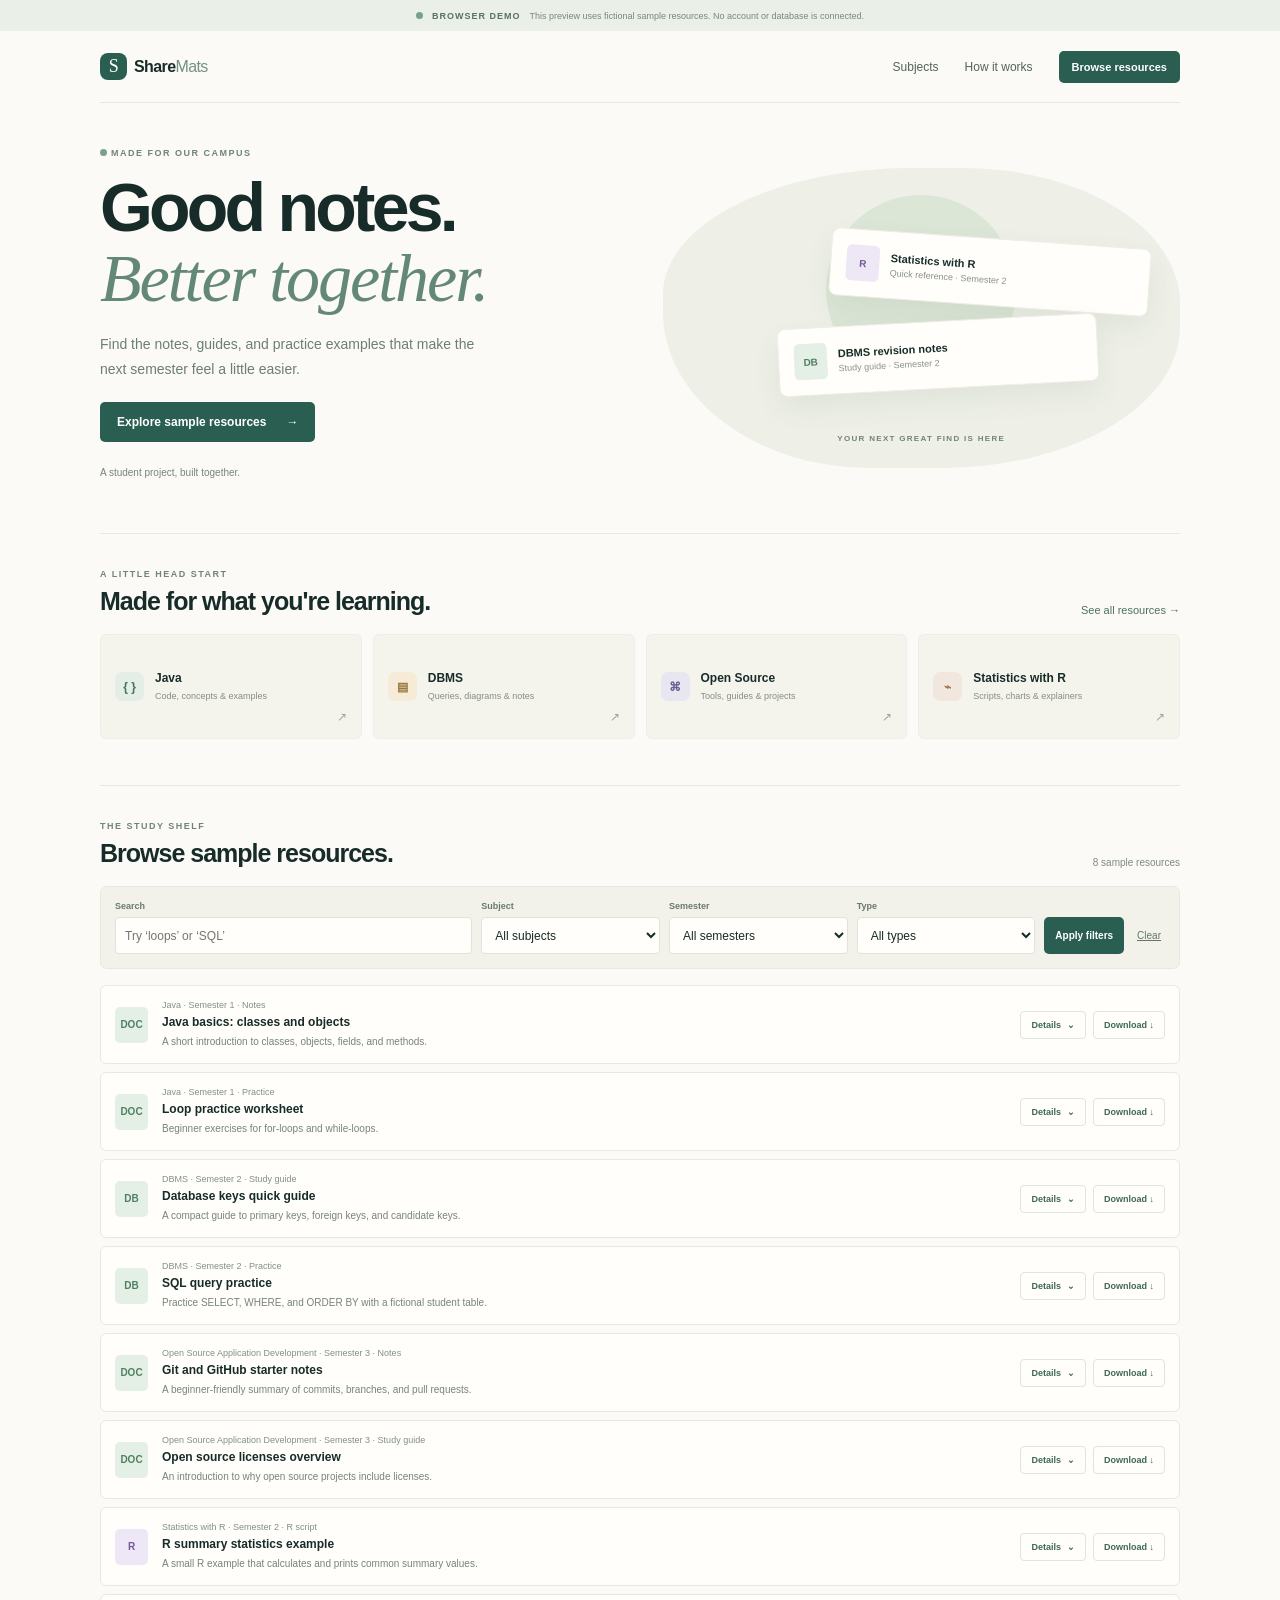
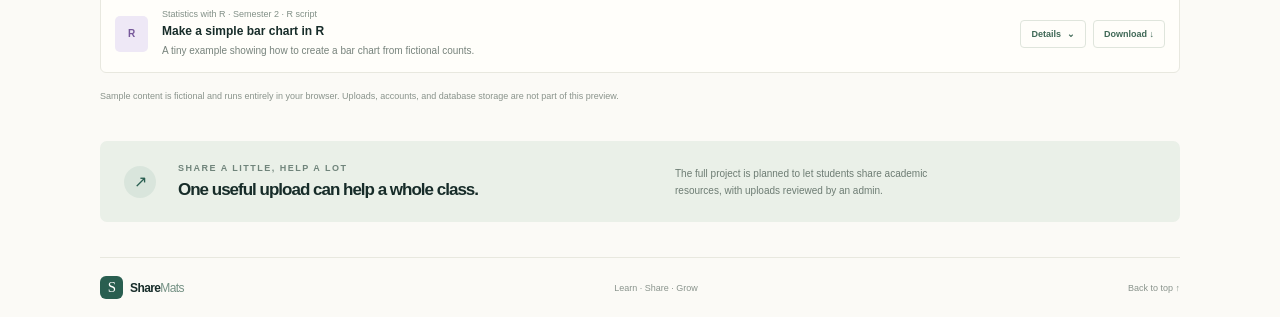
<file: docs/index.html>
<!doctype html>
<html lang="en">
<head>
  <meta charset="utf-8">
  <meta name="viewport" content="width=device-width, initial-scale=1">
  <meta name="application-name" content="ShareMats">
  <meta name="description" content="A browser-ready preview of the ShareMats resource sharing project.">
  <title>ShareMats — Share what helps you learn</title>
  <link rel="stylesheet" href="styles.css">
  <script src="app.js" defer></script>
</head>
<body>
  <div class="demo-bar"><span class="live-dot"></span> BROWSER DEMO <span>This preview uses fictional sample resources. No account or database is connected.</span></div>
  <header class="topbar">
    <a class="brand" href="#top" aria-label="ShareMats home"><span class="brand-mark">S</span>Share<span class="brand-light">Mats</span></a>
    <nav aria-label="Main navigation"><a href="#subjects">Subjects</a><a href="#how">How it works</a><a class="button button-small" href="#resources">Browse resources</a></nav>
  </header>

  <main id="top">
    <section class="hero">
      <div>
        <p class="eyebrow"><span class="live-dot"></span> MADE FOR OUR CAMPUS</p>
        <h1>Good notes.<br><em>Better together.</em></h1>
        <p class="intro">Find the notes, guides, and practice examples that make the next semester feel a little easier.</p>
        <a class="button" href="#resources">Explore sample resources <span aria-hidden="true">→</span></a>
        <p class="student-note">A student project, built together.</p>
      </div>
      <div class="hero-art" aria-label="Preview of study resources">
        <div class="sun"></div>
        <div class="floating-card back"><span class="file-icon purple">R</span><span><b>Statistics with R</b><small>Quick reference · Semester 2</small></span></div>
        <div class="floating-card front"><span class="file-icon green">DB</span><span><b>DBMS revision notes</b><small>Study guide · Semester 2</small></span></div>
        <span class="art-label">YOUR NEXT GREAT FIND IS HERE</span>
      </div>
    </section>

    <section class="section" id="subjects">
      <div class="section-heading"><div><p class="eyebrow">A LITTLE HEAD START</p><h2>Made for what you're learning.</h2></div><a class="text-link" href="#resources">See all resources →</a></div>
      <div class="subject-grid">
        <a class="subject-card" href="#resources" data-subject-link="Java"><span class="subject-icon">{ }</span><span><b>Java</b><small>Code, concepts &amp; examples</small></span><span class="arrow">↗</span></a>
        <a class="subject-card" href="#resources" data-subject-link="DBMS"><span class="subject-icon gold">▤</span><span><b>DBMS</b><small>Queries, diagrams &amp; notes</small></span><span class="arrow">↗</span></a>
        <a class="subject-card" href="#resources" data-subject-link="Open Source Application Development"><span class="subject-icon violet">⌘</span><span><b>Open Source</b><small>Tools, guides &amp; projects</small></span><span class="arrow">↗</span></a>
        <a class="subject-card" href="#resources" data-subject-link="Statistics with R"><span class="subject-icon peach">⌁</span><span><b>Statistics with R</b><small>Scripts, charts &amp; explainers</small></span><span class="arrow">↗</span></a>
      </div>
    </section>

    <section class="section resource-section" id="resources">
      <div class="section-heading"><div><p class="eyebrow">THE STUDY SHELF</p><h2>Browse sample resources.</h2></div><span class="count" id="result-count" aria-live="polite"></span></div>
      <form class="filters" id="filter-form">
        <label class="search-label">Search<input id="search" type="search" placeholder="Try ‘loops’ or ‘SQL’"></label>
        <label>Subject<select id="subject-filter"><option value="">All subjects</option></select></label>
        <label>Semester<select id="semester-filter"><option value="">All semesters</option></select></label>
        <label>Type<select id="type-filter"><option value="">All types</option></select></label>
        <button class="button filter-button" type="submit">Apply filters</button>
        <button class="clear-button" id="clear-filters" type="button">Clear</button>
      </form>
      <div class="resource-list" id="resource-list" aria-live="polite"></div>
      <p class="demo-note">Sample content is fictional and runs entirely in your browser. Uploads, accounts, and database storage are not part of this preview.</p>
    </section>

    <section class="how" id="how"><span class="how-icon">↗</span><div><p class="eyebrow">SHARE A LITTLE, HELP A LOT</p><h2>One useful upload can help a whole class.</h2></div><p>The full project is planned to let students share academic resources, with uploads reviewed by an admin.</p></section>
  </main>
  <footer><a class="brand" href="#top" aria-label="ShareMats home"><span class="brand-mark">S</span>Share<span class="brand-light">Mats</span></a><span>Learn · Share · Grow</span><a href="#top">Back to top ↑</a></footer>
</body>
</html>
</file>
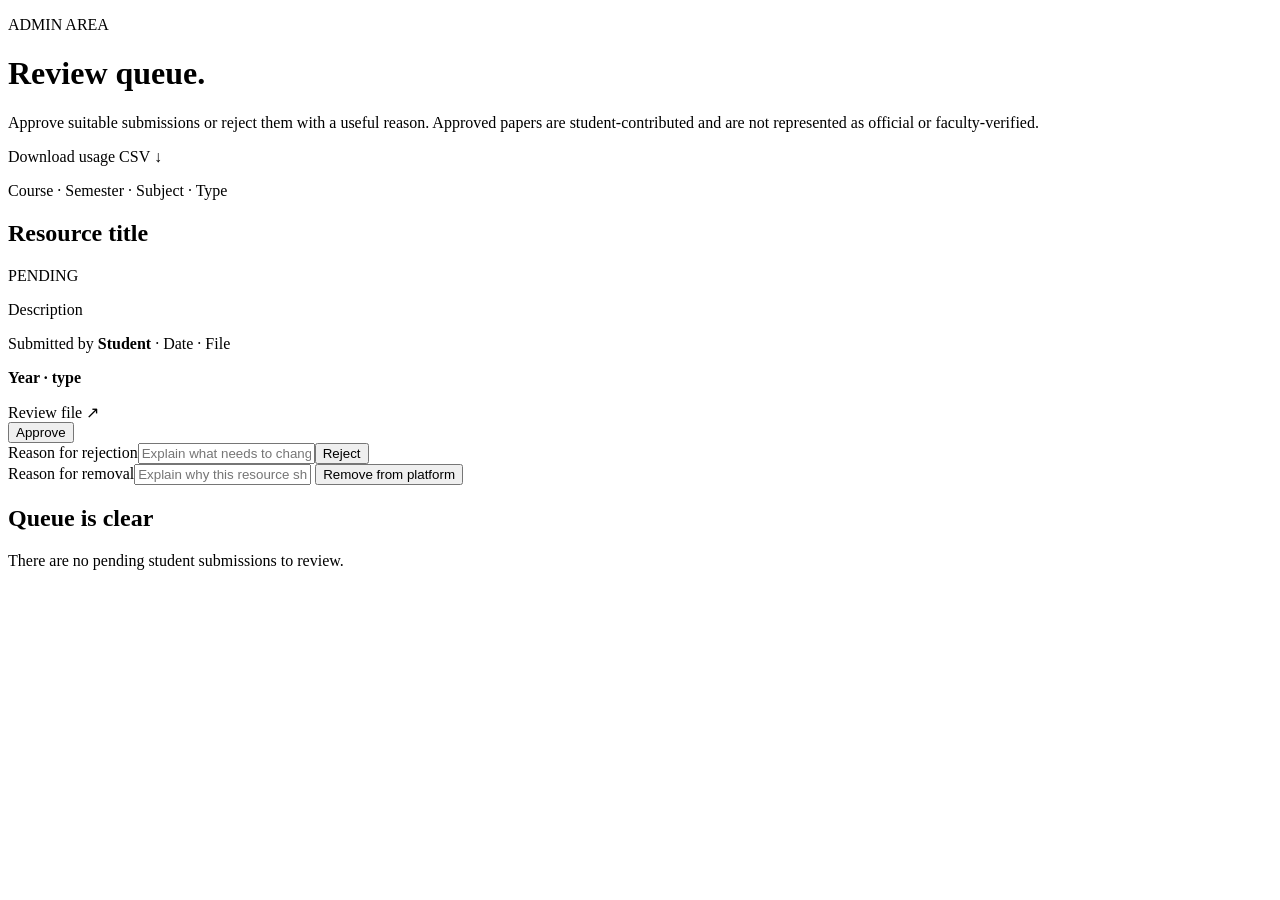
<file: src/main/resources/templates/admin-queue.html>
<!DOCTYPE html>
<html lang="en" xmlns:th="http://www.thymeleaf.org">
<head><meta charset="UTF-8"><meta name="viewport" content="width=device-width, initial-scale=1"><title>Admin review queue | ShareMats</title><link rel="stylesheet" th:href="@{/css/styles.css}"></head>
<body><header th:replace="~{fragments/layout :: siteHeader}"></header><main class="catalogue">
    <p class="eyebrow">ADMIN AREA</p><div class="section-heading"><div><h1 class="page-title">Review queue<span>.</span></h1><p class="page-intro">Approve suitable submissions or reject them with a useful reason. Approved papers are student-contributed and are not represented as official or faculty-verified.</p></div><a class="outline-button" th:href="@{/usage/export.csv}">Download usage CSV ↓</a></div>
    <div class="notice notice-success" th:if="${moderationMessage}" th:text="${moderationMessage}"></div>
    <div class="notice notice-error" role="alert" th:if="${moderationError}" th:text="${moderationError}"></div>
    <section class="resource-list" aria-label="Pending submissions">
        <article class="manage-card" th:each="item : ${pendingResources}">
            <div class="manage-heading"><div><p class="resource-meta"><span th:text="${item.programme.name}">Course</span> · <span th:text="${item.semester.label}">Semester</span> · <span th:text="${item.subject.code + ' · ' + item.subject.name}">Subject</span> · <span th:text="${item.resourceType.label}">Type</span></p><h2 th:text="${item.title}">Resource title</h2></div><span class="status-badge status-pending">PENDING</span></div>
            <p class="resource-description" th:text="${item.description}">Description</p><p class="resource-meta">Submitted by <strong th:text="${item.uploadedBy.fullName}">Student</strong> · <span th:text="${#temporals.format(item.uploadedAt, 'd MMM yyyy HH:mm')}">Date</span> · <span th:text="${item.displayFilename}">File</span></p>
            <p class="resource-meta question-meta" th:if="${item.resourceType.name() == 'QUESTION_PAPER'}"><strong th:text="${item.examYear + ' · ' + item.examType.label}">Year · type</strong><span th:if="${item.examSession != null}" th:text="${' · ' + item.examSession}"></span></p>
            <div class="moderation-actions"><a class="outline-button" th:href="@{/admin/uploads/{id}/file(id=${item.id})}">Review file ↗</a><form th:action="@{/admin/uploads/{id}/approve(id=${item.id})}" method="post"><button class="button" type="submit">Approve</button></form><form class="reject-form" th:action="@{/admin/uploads/{id}/reject(id=${item.id})}" method="post"><label>Reason for rejection<input type="text" name="reason" required minlength="3" maxlength="500" placeholder="Explain what needs to change"></label><button class="outline-button danger" type="submit">Reject</button></form></div>
            <form class="admin-removal-form" th:action="@{/admin/uploads/{id}/remove(id=${item.id})}" method="post"
                  onsubmit="return confirm('Remove this resource from the platform? Its file will be deleted and the review record retained.');">
                <label>Reason for removal<input type="text" name="reason" required minlength="3" maxlength="500" placeholder="Explain why this resource should be removed"></label>
                <button class="outline-button danger" type="submit">Remove from platform</button>
            </form>
        </article>
        <div class="empty-state" th:if="${pendingResources.isEmpty()}"><h2>Queue is clear</h2><p>There are no pending student submissions to review.</p></div>
    </section>
</main><footer th:replace="~{fragments/layout :: siteFooter}"></footer></body>
</html>
</file>
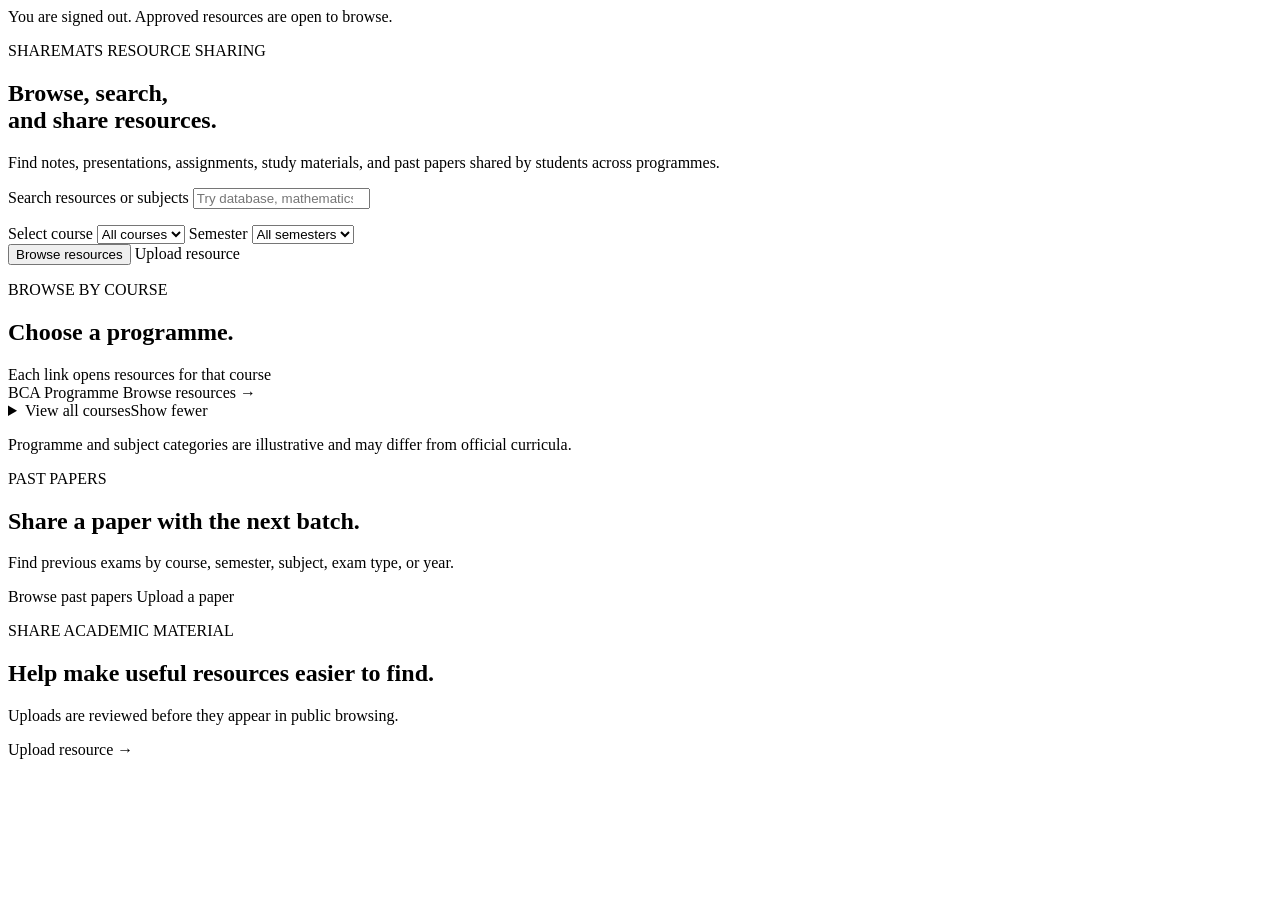
<file: src/main/resources/templates/home.html>
<!DOCTYPE html>
<html lang="en" xmlns:th="http://www.thymeleaf.org">
<head>
    <meta charset="UTF-8"><meta name="viewport" content="width=device-width, initial-scale=1">
    <meta name="application-name" content="ShareMats">
    <meta name="description" content="Browse, search, and share academic resources with ShareMats.">
    <title>ShareMats | Academic resources</title>
    <link rel="stylesheet" th:href="@{/css/styles.css}">
</head>
<body th:attr="data-signed-in=${currentUser != null}">
<header th:replace="~{fragments/layout :: siteHeader}"></header>
<main class="home-main">
    <div class="notice notice-success" th:if="${param.loggedOut}">You are signed out. Approved resources are open to browse.</div>
    <section class="home-hero">
        <div class="home-intro">
            <p class="eyebrow">SHAREMATS RESOURCE SHARING</p>
            <h1>Browse, search,<br><span>and share resources.</span></h1>
            <p class="home-lede">Find notes, presentations, assignments, study materials, and past papers shared by students across programmes.</p>
            <form class="home-course-form" th:action="@{/resources}" method="get" id="home-course-form">
                <div class="subject-search-field home-subject-search">
                    <label for="home-query">Search resources or subjects</label>
                    <input type="search" id="home-query" name="q" placeholder="Try database, mathematics, or Java notes"
                           role="combobox" aria-autocomplete="list" aria-expanded="false" aria-controls="home-subject-suggestions" aria-describedby="home-subject-status"
                           autocomplete="off" data-subject-suggestions data-suggestion-list="home-subject-suggestions"
                           data-programme-source="home-programme" data-semester-source="home-semester"
                           data-subject-target="home-subject-id" data-subject-mode="filter">
                    <input type="hidden" name="subjectId" id="home-subject-id">
                    <div class="subject-suggestions" id="home-subject-suggestions" role="listbox" aria-label="Matching subjects" hidden></div>
                    <p class="suggestion-status" id="home-subject-status" aria-live="polite"></p>
                </div>
                <label for="home-programme">Select course
                    <select name="programmeId" id="home-programme" data-semester-target="home-semester">
                        <option value="">All courses</option>
                        <option th:each="programme : ${programmes}" th:value="${programme.id}" th:text="${programme.name}" th:selected="${programme.id == preferredProgrammeId}">BCA</option>
                    </select>
                </label>
                <label for="home-semester">Semester
                    <select name="semesterId" id="home-semester" data-selected="" data-semesters="true">
                        <option value="">All semesters</option>
                        <option th:each="semester : ${preferredSemesters}" th:value="${semester.id}" th:text="${semester.label}" th:selected="${semester.id == preferredSemesterId}">Semester 1</option>
                    </select>
                </label>
                <div class="home-actions">
                    <button class="button" type="submit">Browse resources</button>
                    <a class="outline-button" th:href="${currentUser != null ? '/uploads/new' : '/login?next=/uploads/new'}">Upload resource</a>
                </div>
            </form>
        </div>
    </section>

    <section class="programme-section" aria-labelledby="programme-title">
        <div class="section-heading">
            <div><p class="eyebrow">BROWSE BY COURSE</p><h2 id="programme-title">Choose a programme.</h2></div>
            <span class="section-aside">Each link opens resources for that course</span>
        </div>
        <div class="programme-grid">
            <a class="programme-card" th:each="programme, iterStat : ${programmes}" th:if="${iterStat.index < 10}" th:href="@{/resources(programmeId=${programme.id})}">
                <span class="programme-code" th:text="${programme.code}">BCA</span>
                <span class="programme-name" th:text="${programme.name}">Programme</span>
                <span class="programme-action">Browse resources <span aria-hidden="true">→</span></span>
            </a>
        </div>
        <details class="programme-more" th:if="${#lists.size(programmes) > 10}">
            <summary class="outline-button programme-toggle"><span class="show-all-courses">View all courses</span><span class="show-fewer-courses">Show fewer</span></summary>
            <div class="programme-grid programme-extra-grid">
                <a class="programme-card" th:each="programme, iterStat : ${programmes}" th:if="${iterStat.index >= 10}" th:href="@{/resources(programmeId=${programme.id})}">
                    <span class="programme-code" th:text="${programme.code}">BCA</span>
                    <span class="programme-name" th:text="${programme.name}">Programme</span>
                    <span class="programme-action">Browse resources <span aria-hidden="true">→</span></span>
                </a>
            </div>
        </details>
        <p class="demo-note">Programme and subject categories are illustrative and may differ from official curricula.</p>
    </section>

    <section class="papers-callout">
        <div><p class="eyebrow">PAST PAPERS</p><h2>Share a paper with the next batch.</h2>
            <p>Find previous exams by course, semester, subject, exam type, or year.</p></div>
        <div class="callout-actions"><a class="button" th:href="@{/question-papers(allCourses=true)}">Browse past papers</a>
            <a class="outline-button" th:href="${currentUser != null ? '/uploads/new?type=QUESTION_PAPER' : '/login?next=/uploads/new?type=QUESTION_PAPER'}">Upload a paper</a></div>
    </section>

    <section class="contribution-banner">
        <div><p class="eyebrow">SHARE ACADEMIC MATERIAL</p><h2>Help make useful resources easier to find.</h2>
            <p>Uploads are reviewed before they appear in public browsing.</p></div>
        <a class="button" th:href="${currentUser != null ? '/uploads/new' : '/login?next=/uploads/new'}">Upload resource <span aria-hidden="true">→</span></a>
    </section>
</main>
<footer th:replace="~{fragments/layout :: siteFooter}"></footer>
</body>
</html>
</file>
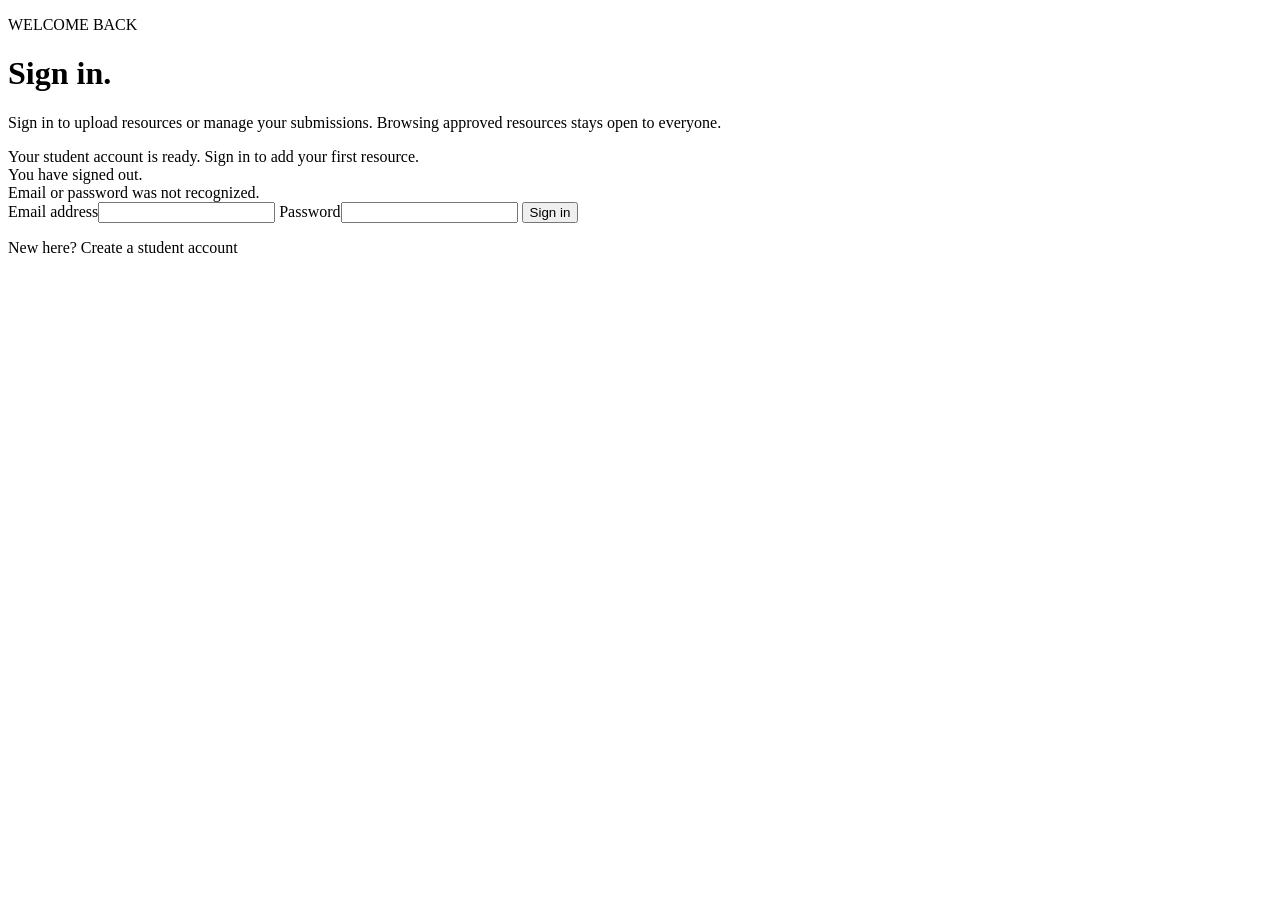
<file: src/main/resources/templates/login.html>
<!DOCTYPE html>
<html lang="en" xmlns:th="http://www.thymeleaf.org">
<head><meta charset="UTF-8"><meta name="viewport" content="width=device-width, initial-scale=1"><title>Sign in | ShareMats</title><link rel="stylesheet" th:href="@{/css/styles.css}"></head>
<body><header th:replace="~{fragments/layout :: siteHeader}"></header><main class="auth-page"><p class="eyebrow">WELCOME BACK</p><h1 class="page-title">Sign in<span>.</span></h1><p class="page-intro">Sign in to upload resources or manage your submissions. Browsing approved resources stays open to everyone.</p>
    <div class="notice notice-success" th:if="${accountCreated}">Your student account is ready. Sign in to add your first resource.</div><div class="notice notice-success" th:if="${loggedOut}">You have signed out.</div><div class="notice notice-error" th:if="${loginError}">Email or password was not recognized.</div>
    <form class="form-card" th:action="@{/login}" method="post"><input type="hidden" name="next" th:value="${next}">
        <label>Email address<input type="email" name="username" autocomplete="username" required maxlength="190"></label>
        <label>Password<input type="password" name="password" autocomplete="current-password" required></label>
        <button class="button" type="submit">Sign in</button>
        <p class="form-help">New here? <a th:href="@{/register}">Create a student account</a></p>
    </form>
</main><footer th:replace="~{fragments/layout :: siteFooter}"></footer></body>
</html>
</file>
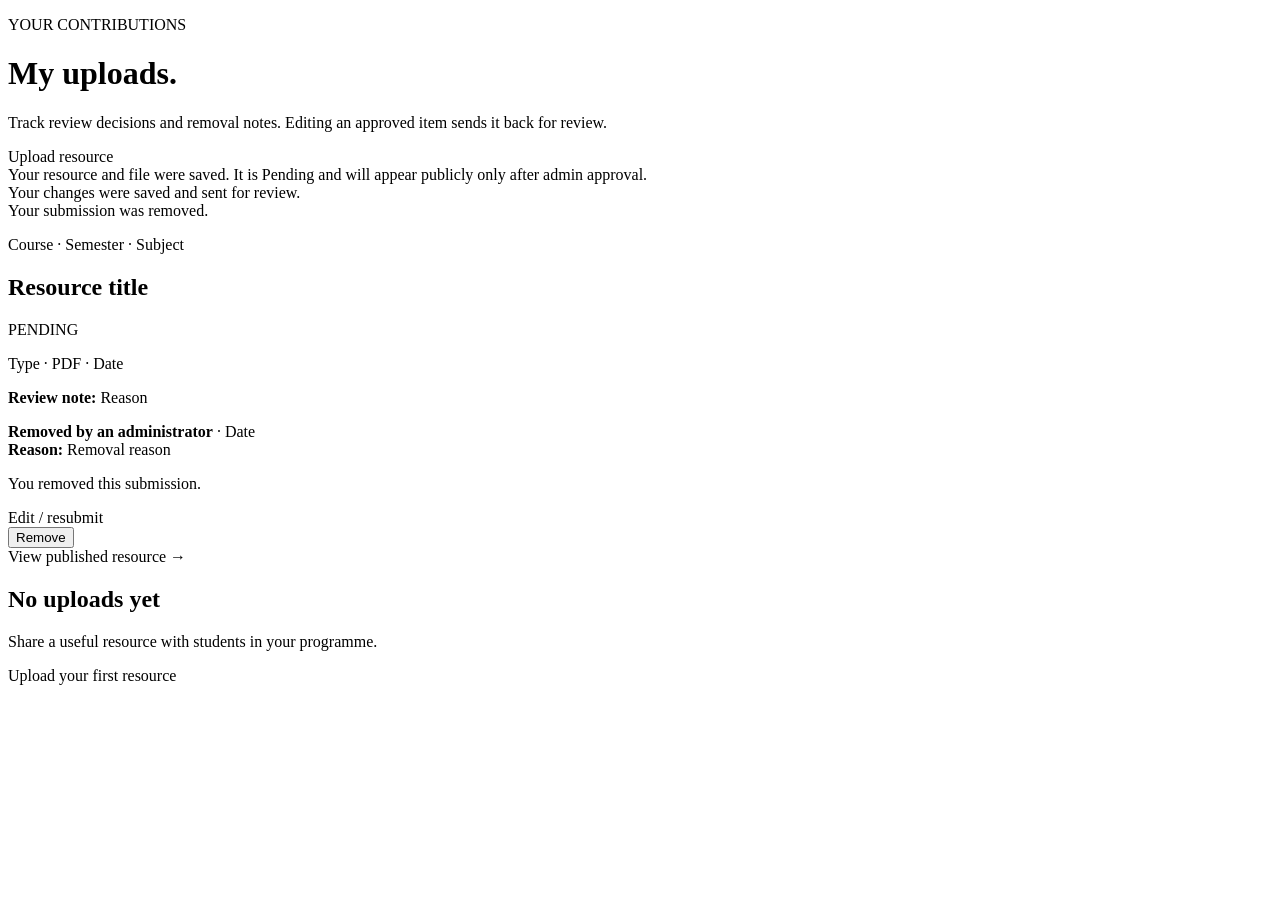
<file: src/main/resources/templates/my-uploads.html>
<!DOCTYPE html>
<html lang="en" xmlns:th="http://www.thymeleaf.org">
<head><meta charset="UTF-8"><meta name="viewport" content="width=device-width, initial-scale=1"><title>My uploads | ShareMats</title><link rel="stylesheet" th:href="@{/css/styles.css}"></head>
<body><header th:replace="~{fragments/layout :: siteHeader}"></header><main class="catalogue">
    <p class="eyebrow">YOUR CONTRIBUTIONS</p><div class="section-heading"><div><h1 class="page-title">My uploads<span>.</span></h1><p class="page-intro">Track review decisions and removal notes. Editing an approved item sends it back for review.</p></div><a class="button" th:href="@{/uploads/new}">Upload resource</a></div>
    <div class="notice notice-success" th:if="${uploadSuccess}">Your resource and file were saved. It is Pending and will appear publicly only after admin approval.</div><div class="notice notice-success" th:if="${updateSuccess}">Your changes were saved and sent for review.</div><div class="notice notice-success" th:if="${removed}">Your submission was removed.</div><div class="notice notice-error" th:if="${manageError}" th:text="${manageError}"></div>
    <section class="resource-list" aria-label="My submitted resources">
        <article class="manage-card" th:each="item : ${myResources}">
            <div class="manage-heading"><div><p class="resource-meta"><span th:text="${item.programme.name}">Course</span> · <span th:text="${item.semester.label}">Semester</span> · <span th:text="${item.subject.code + ' · ' + item.subject.name}">Subject</span></p><h2 th:text="${item.title}">Resource title</h2></div><span class="status-badge" th:classappend="${item.removed ? ' status-removed' : ' status-' + item.status.name().toLowerCase()}" th:text="${item.removed ? 'REMOVED' : item.status.name()}">PENDING</span></div>
            <p class="resource-description"><span th:text="${item.resourceType.label}">Type</span> · <span th:text="${item.fileFormat.name()}">PDF</span> · <time th:datetime="${item.uploadedAt}" th:text="${#temporals.format(item.uploadedAt, 'd MMM yyyy')}">Date</time></p>
            <p class="reject-reason" th:if="${item.status.name() == 'REJECTED'}"><strong>Review note:</strong> <span th:text="${item.rejectionReason}">Reason</span></p>
            <p class="removal-note" th:if="${item.removedBy != null}"><strong>Removed by an administrator</strong><span th:if="${item.removedAt != null}"> · <time th:datetime="${item.removedAt}" th:text="${#temporals.format(item.removedAt, 'd MMM yyyy HH:mm')}">Date</time></span><br><strong>Reason:</strong> <span th:text="${item.removalReason}">Removal reason</span></p>
            <p class="removal-note" th:if="${item.removed and item.removedBy == null}">You removed this submission.</p>
            <div class="manage-actions"><a class="outline-button" th:if="${!item.removed}" th:href="@{/my-uploads/{id}/edit(id=${item.id})}">Edit / resubmit</a><form th:if="${!item.removed and item.status.name() != 'APPROVED'}" th:action="@{/my-uploads/{id}/delete(id=${item.id})}" method="post" onsubmit="return confirm('Remove this submission?')"><button class="text-button danger" type="submit">Remove</button></form><a class="text-link" th:if="${!item.removed and item.status.name() == 'APPROVED'}" th:href="@{/resources/{id}(id=${item.id})}">View published resource →</a></div>
        </article>
        <div class="empty-state" th:if="${myResources.isEmpty()}"><h2>No uploads yet</h2><p>Share a useful resource with students in your programme.</p><a class="button" th:href="@{/uploads/new}">Upload your first resource</a></div>
    </section>
</main><footer th:replace="~{fragments/layout :: siteFooter}"></footer></body>
</html>
</file>
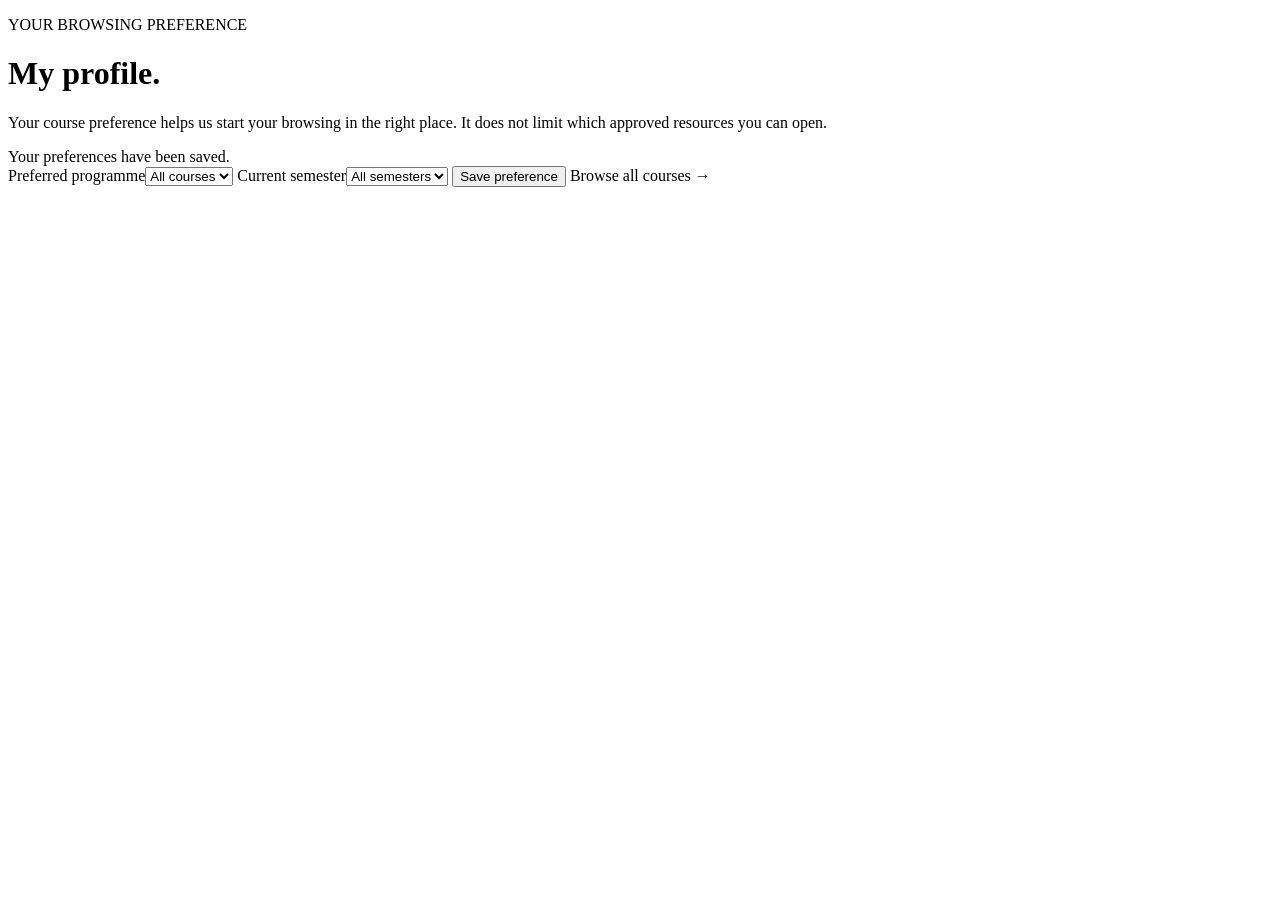
<file: src/main/resources/templates/profile.html>
<!DOCTYPE html>
<html lang="en" xmlns:th="http://www.thymeleaf.org">
<head><meta charset="UTF-8"><meta name="viewport" content="width=device-width, initial-scale=1"><title>My profile | ShareMats</title><link rel="stylesheet" th:href="@{/css/styles.css}"></head>
<body th:attr="data-signed-in=${currentUser != null}"><header th:replace="~{fragments/layout :: siteHeader}"></header><main class="auth-page"><p class="eyebrow">YOUR BROWSING PREFERENCE</p><h1 class="page-title">My profile<span>.</span></h1><p class="page-intro">Your course preference helps us start your browsing in the right place. It does not limit which approved resources you can open.</p>
    <div class="notice notice-success" th:if="${saved}">Your preferences have been saved.</div><div class="notice notice-error" th:if="${error}" th:text="${error}"></div>
    <form class="form-card" th:action="@{/profile}" method="post">
        <label>Preferred programme<select name="programmeId" id="profile-programme" data-selected="" data-semester-target="profile-semester"><option value="">All courses</option><option th:each="option : ${programmes}" th:value="${option.id}" th:text="${option.name}" th:selected="${option.id == preferredProgrammeId}"></option></select></label>
        <label>Current semester<select name="semesterId" id="profile-semester" data-selected="" data-semesters="true"><option value="">All semesters</option><option th:each="option : ${semesters}" th:value="${option.id}" th:text="${option.label}" th:selected="${option.id == preferredSemesterId}"></option></select></label>
        <button class="button" type="submit">Save preference</button>
        <a class="text-link" th:href="@{/resources(allCourses=true)}">Browse all courses →</a>
    </form>
</main><footer th:replace="~{fragments/layout :: siteFooter}"></footer></body>
</html>
</file>
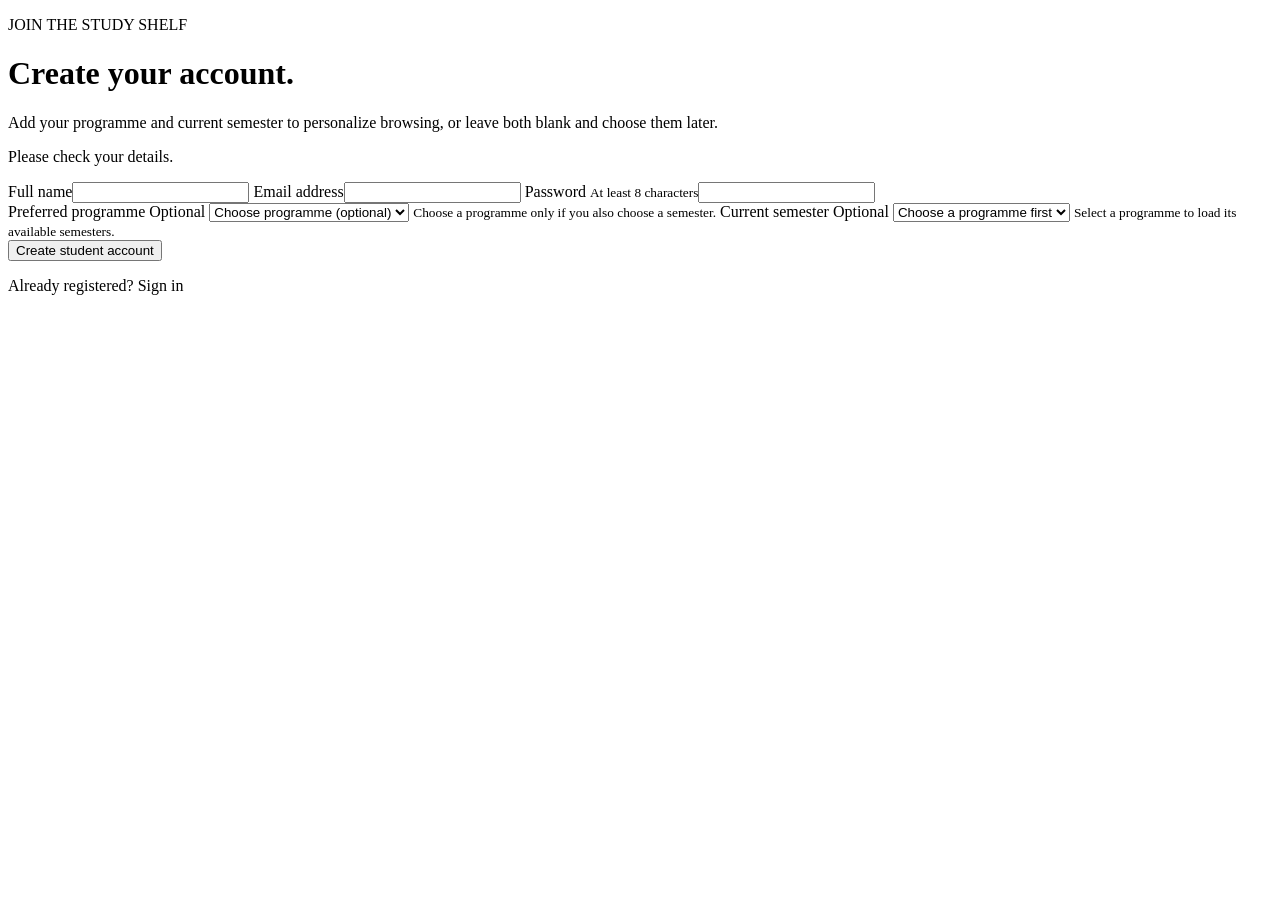
<file: src/main/resources/templates/register.html>
<!DOCTYPE html>
<html lang="en" xmlns:th="http://www.thymeleaf.org">
<head><meta charset="UTF-8"><meta name="viewport" content="width=device-width, initial-scale=1"><title>Create account | ShareMats</title><link rel="stylesheet" th:href="@{/css/styles.css}"></head>
<body><header th:replace="~{fragments/layout :: siteHeader}"></header><main class="auth-page"><p class="eyebrow">JOIN THE STUDY SHELF</p><h1 class="page-title">Create your account<span>.</span></h1><p class="page-intro">Add your programme and current semester to personalize browsing, or leave both blank and choose them later.</p>
    <form class="form-card" th:action="@{/register}" th:object="${registrationForm}" method="post">
        <div class="notice notice-error" th:if="${#fields.hasGlobalErrors()}"><p th:each="error : ${#fields.globalErrors()}" th:text="${error}">Please check your details.</p></div>
        <label>Full name<input type="text" th:field="*{fullName}" autocomplete="name" maxlength="120" required><span class="field-error" th:errors="*{fullName}"></span></label>
        <label>Email address<input type="email" th:field="*{email}" autocomplete="email" maxlength="190" required><span class="field-error" th:errors="*{email}"></span></label>
        <label>Password <small>At least 8 characters</small><input type="password" th:field="*{password}" autocomplete="new-password" minlength="8" maxlength="72" required><span class="field-error" th:errors="*{password}"></span></label>
        <div class="form-row academic-details">
            <label for="registration-programme">Preferred programme <span class="optional-label">Optional</span>
                <select th:field="*{programmeId}" id="registration-programme" aria-describedby="registration-programme-help registration-programme-error" th:attr="aria-invalid=${#fields.hasErrors('programmeId')}">
                    <option value="">Choose programme (optional)</option>
                    <option th:each="option : ${programmes}" th:value="${option.id}" th:text="${option.name}"></option>
                </select>
                <small id="registration-programme-help" class="form-help">Choose a programme only if you also choose a semester.</small>
                <span class="field-error" id="registration-programme-error" role="alert" th:errors="*{programmeId}"></span>
            </label>
            <label for="registration-semester">Current semester <span class="optional-label">Optional</span>
                <select th:field="*{semesterId}" id="registration-semester" aria-describedby="registration-semester-help registration-semester-error" th:attr="aria-invalid=${#fields.hasErrors('semesterId')}" th:disabled="${registrationForm.programmeId == null and registrationForm.semesterId == null}">
                    <option value="" th:text="${registrationForm.programmeId == null ? 'Choose a programme first' : 'Choose semester (optional)'}">Choose a programme first</option>
                    <option th:each="option : ${semesters}" th:value="${option.id}" th:text="${option.label}"></option>
                </select>
                <small id="registration-semester-help" class="form-help" aria-live="polite">Select a programme to load its available semesters.</small>
                <span class="field-error" id="registration-semester-error" role="alert" th:errors="*{semesterId}"></span>
            </label>
        </div>
        <button class="button" type="submit">Create student account</button>
        <p class="form-help">Already registered? <a th:href="@{/login}">Sign in</a></p>
    </form>
</main><footer th:replace="~{fragments/layout :: siteFooter}"></footer></body>
</html>
</file>
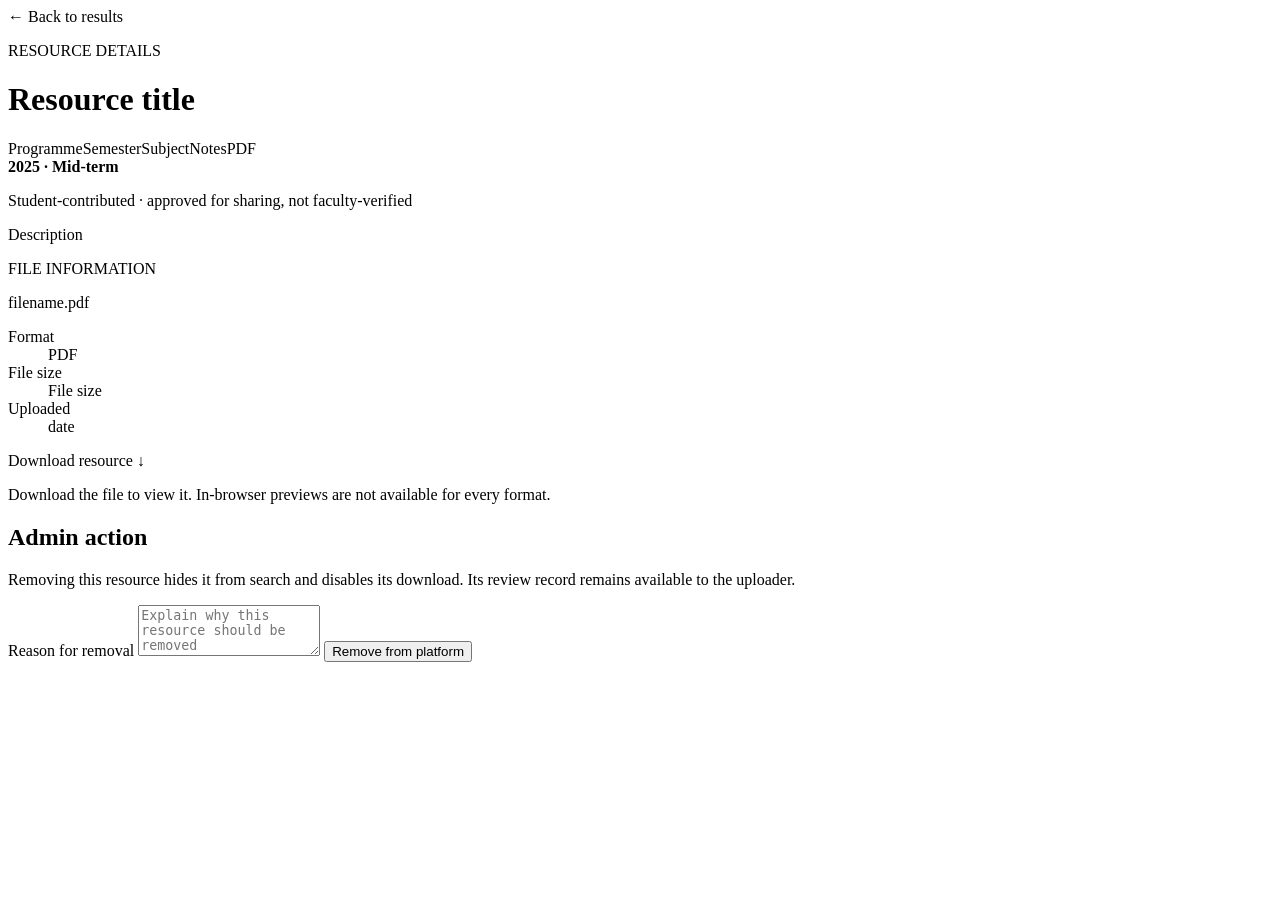
<file: src/main/resources/templates/resource-detail.html>
<!DOCTYPE html>
<html lang="en" xmlns:th="http://www.thymeleaf.org">
<head><meta charset="UTF-8"><meta name="viewport" content="width=device-width, initial-scale=1"><title th:text="${(#strings.startsWith(resource.title, 'Demo: ') ? #strings.substring(resource.title, 6) : resource.title) + ' | ShareMats'}">Resource | ShareMats</title><link rel="stylesheet" th:href="@{/css/styles.css}"></head>
<body>
<header th:replace="~{fragments/layout :: siteHeader}"></header>
<main class="detail-page">
    <a class="back-link" th:href="${backUrl}">← Back to results</a>
    <p class="eyebrow">RESOURCE DETAILS</p>
    <h1 class="page-title detail-title" th:text="${#strings.startsWith(resource.title, 'Demo: ') ? #strings.substring(resource.title, 6) : resource.title}">Resource title</h1>
    <div class="detail-tags"><span th:text="${resource.programme.name}">Programme</span><span th:text="${resource.semester.label}">Semester</span><span th:text="${resource.subject.code + ' · ' + resource.subject.name}">Subject</span><span class="type-badge" th:attr="data-type=${resource.resourceType.name()}" th:text="${resource.resourceType.label}">Notes</span><span th:text="${resource.fileFormat.extension.toUpperCase()}">PDF</span></div>
    <div class="exam-detail" th:if="${resource.resourceType.name() == 'QUESTION_PAPER'}"><strong th:text="${resource.examYear + ' · ' + resource.examType.label}">2025 · Mid-term</strong><span th:if="${resource.examSession != null}" th:text="${' · ' + resource.examSession}"></span><p class="contributed-label">Student-contributed · approved for sharing, not faculty-verified</p></div>
    <p class="detail-description" th:if="${resource.description != null and not #strings.startsWith(resource.title, 'Demo: ')}" th:text="${resource.description}">Description</p>
    <section class="file-information" aria-labelledby="file-information-title"><p class="eyebrow" id="file-information-title">FILE INFORMATION</p><p class="file-name" th:text="${resource.displayFilename}">filename.pdf</p>
        <dl><div><dt>Format</dt><dd th:text="${resource.fileFormat.extension.toUpperCase()}">PDF</dd></div><div><dt>File size</dt><dd th:text="${#numbers.formatDecimal(resource.fileSizeBytes / 1024.0, 1, 1) + ' KB'}">File size</dd></div><div><dt>Uploaded</dt><dd><time th:datetime="${resource.uploadedAt}" th:text="${#temporals.format(resource.uploadedAt, 'd MMM yyyy')}">date</time></dd></div></dl>
    </section>
    <a class="button download-button" th:href="@{/resources/{id}/download(id=${resource.id})}">Download resource <span aria-hidden="true">↓</span></a>
    <p class="download-help">Download the file to view it. In-browser previews are not available for every format.</p>
    <section class="admin-removal-panel" th:if="${isAdmin}" aria-labelledby="admin-removal-heading">
        <h2 id="admin-removal-heading">Admin action</h2>
        <p>Removing this resource hides it from search and disables its download. Its review record remains available to the uploader.</p>
        <form class="admin-removal-form" th:action="@{/admin/uploads/{id}/remove(id=${resource.id})}" method="post"
              onsubmit="return confirm('Remove this resource from public access? The uploaded file will be deleted.');">
            <label for="removal-reason">Reason for removal</label>
            <textarea id="removal-reason" name="reason" required minlength="3" maxlength="500" rows="3"
                      placeholder="Explain why this resource should be removed"></textarea>
            <button class="outline-button danger" type="submit">Remove from platform</button>
        </form>
    </section>
</main>
<footer th:replace="~{fragments/layout :: siteFooter}"></footer>
</body>
</html>
</file>
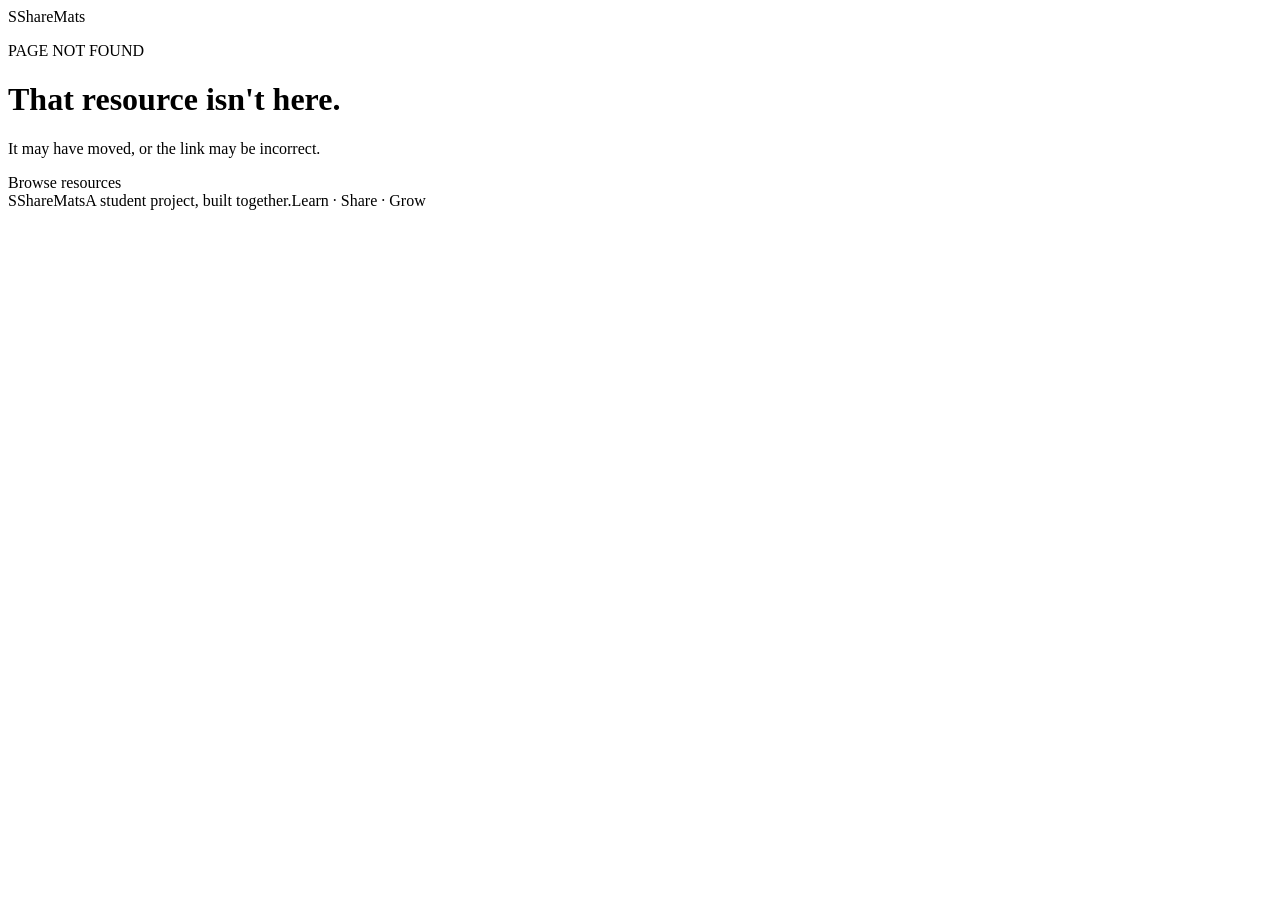
<file: src/main/resources/templates/resource-not-found.html>
<!DOCTYPE html>
<html lang="en" xmlns:th="http://www.thymeleaf.org">
<head><meta charset="UTF-8"><meta name="viewport" content="width=device-width, initial-scale=1"><title>Resource not found | ShareMats</title><link rel="stylesheet" th:href="@{/css/styles.css}"></head>
<body><header class="topbar"><a class="brand" th:href="@{/}" aria-label="ShareMats home"><span class="brand-mark">S</span><span>Share<span class="brand-light">Mats</span></span></a></header><main class="empty-page"><p class="eyebrow">PAGE NOT FOUND</p><h1 class="page-title">That resource isn't here.</h1><p class="page-intro">It may have moved, or the link may be incorrect.</p><a class="button" th:href="@{/resources}">Browse resources</a></main><footer><a class="brand" th:href="@{/}" aria-label="ShareMats home"><span class="brand-mark">S</span><span>Share<span class="brand-light">Mats</span></span></a><span>A student project, built together.</span><span>Learn · Share · Grow</span></footer></body>
</html>
</file>
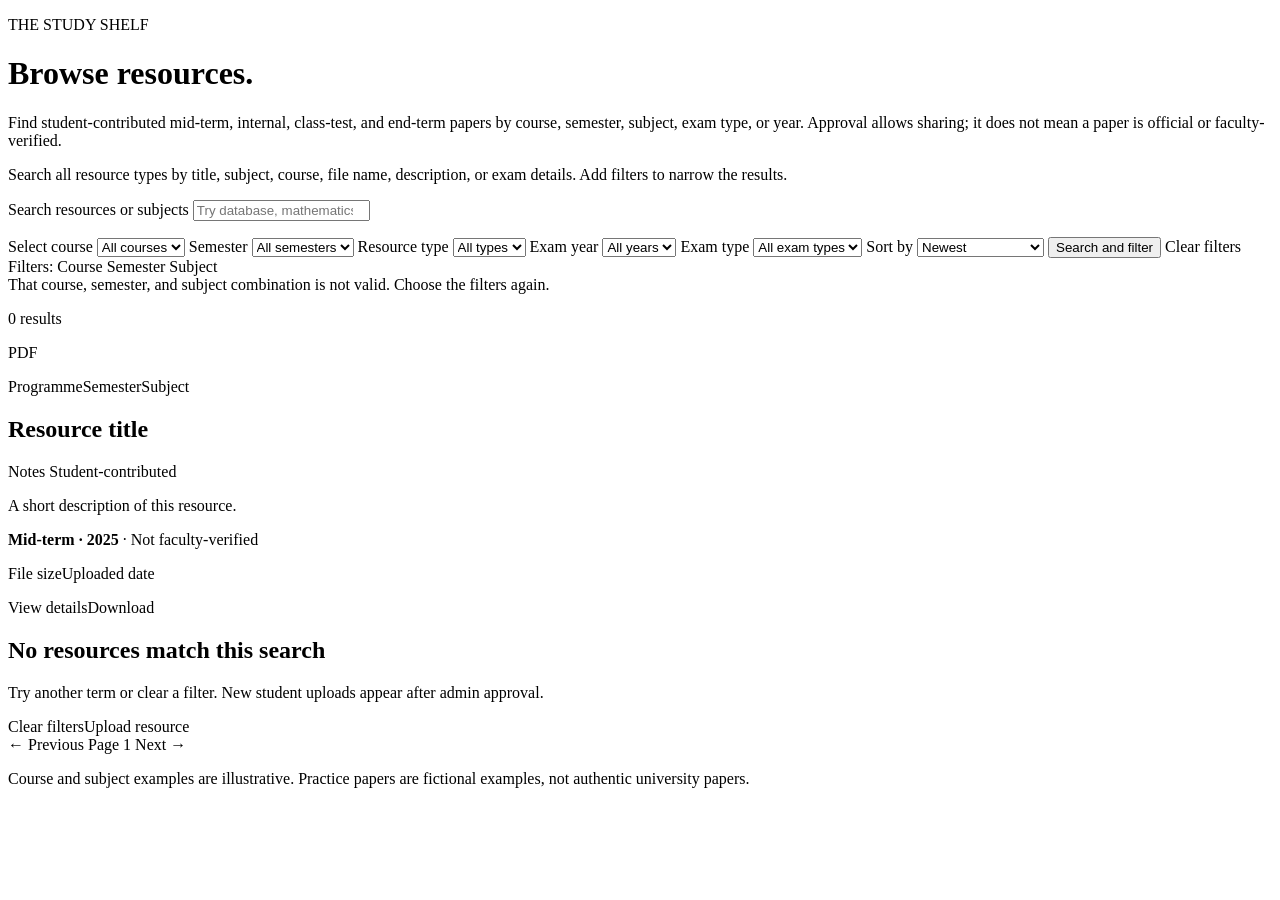
<file: src/main/resources/templates/resources.html>
<!DOCTYPE html>
<html lang="en" xmlns:th="http://www.thymeleaf.org">
<head>
    <meta charset="UTF-8"><meta name="viewport" content="width=device-width, initial-scale=1">
    <title th:text="${papersOnly ? 'Past papers | ShareMats' : 'Browse resources | ShareMats'}">Browse resources | ShareMats</title>
    <link rel="stylesheet" th:href="@{/css/styles.css}">
</head>
<body th:attr="data-signed-in=${currentUser != null}">
<header th:replace="~{fragments/layout :: siteHeader}"></header>
<main class="catalogue">
    <p class="eyebrow" th:text="${papersOnly ? 'STUDENT-CONTRIBUTED ARCHIVE' : 'THE STUDY SHELF'}">THE STUDY SHELF</p>
    <h1 class="page-title" th:text="${papersOnly ? 'Past papers.' : 'Browse resources.'}">Browse resources.</h1>
    <p class="page-intro" th:if="${papersOnly}">Find student-contributed mid-term, internal, class-test, and end-term papers by course, semester, subject, exam type, or year. Approval allows sharing; it does not mean a paper is official or faculty-verified.</p>
    <p class="page-intro" th:unless="${papersOnly}">Search all resource types by title, subject, course, file name, description, or exam details. Add filters to narrow the results.</p>

    <form class="filters" th:action="${browsePath}" method="get" id="resource-filter-form">
        <div class="search-label subject-search-field">
            <label for="resource-query">Search resources or subjects</label>
            <input type="search" id="resource-query" name="q" placeholder="Try database, mathematics, biology PPT, or a year"
                   th:value="${q != '' ? q : selectedSubjectName}" role="combobox" aria-autocomplete="list"
                   aria-expanded="false" aria-controls="resource-subject-suggestions" aria-describedby="resource-subject-status" autocomplete="off"
                   data-subject-suggestions data-suggestion-list="resource-subject-suggestions"
                   data-programme-source="filter-programme" data-semester-source="filter-semester"
                   data-subject-target="resource-subject-id" data-subject-mode="filter">
            <input type="hidden" name="subjectId" id="resource-subject-id" th:value="${subjectId != null ? subjectId : ''}">
            <div class="subject-suggestions" id="resource-subject-suggestions" role="listbox" aria-label="Matching subjects" hidden></div>
            <p class="suggestion-status" id="resource-subject-status" aria-live="polite"></p>
        </div>
        <label>Select course
            <select name="programmeId" id="filter-programme" data-semester-target="filter-semester">
                <option value="">All courses</option>
                <option th:each="option : ${programmes}" th:value="${option.id}" th:text="${option.name}" th:selected="${option.id == programmeId}"></option>
            </select>
        </label>
        <label>Semester
            <select name="semesterId" id="filter-semester" data-selected="" data-semesters="true">
                <option value="">All semesters</option>
                <option th:each="option : ${semesters}" th:value="${option.id}" th:text="${option.label}" th:selected="${option.id == semesterId}"></option>
            </select>
        </label>
        <label th:if="${!papersOnly}">Resource type
            <select name="type"><option value="">All types</option><option th:each="option : ${resourceTypes}" th:value="${option}" th:text="${option.label}" th:selected="${option == type}"></option></select>
        </label>
        <label th:if="${papersOnly}">Exam year
            <select name="examYear"><option value="">All years</option><option th:each="year : ${paperYears}" th:value="${year}" th:text="${year}" th:selected="${year == examYear}"></option></select>
        </label>
        <label th:if="${papersOnly}">Exam type
            <select name="examType"><option value="">All exam types</option><option th:each="option : ${examTypes}" th:value="${option}" th:text="${option.label}" th:selected="${option == examType}"></option></select>
        </label>
        <label>Sort by
            <select name="sort"><option value="newest" th:selected="${sort == 'newest'}">Newest</option><option value="most-downloaded" th:selected="${sort == 'most-downloaded'}">Most downloaded</option></select>
        </label>
        <input th:if="${papersOnly}" type="hidden" name="type" value="QUESTION_PAPER">
        <input th:if="${allCourses}" type="hidden" name="allCourses" value="true">
        <button class="button filter-button" type="submit">Search and filter</button>
        <a class="clear-filter" th:href="${browsePath + '?allCourses=true'}">Clear filters</a>
    </form>

    <div class="active-filters" th:if="${q != '' or programmeId != null or semesterId != null or subjectId != null or (type != null and !papersOnly) or examYear != null or examType != null}">
        <span>Filters:</span><span class="filter-chip" th:if="${q != ''}" th:text="${'Search: ' + q}"></span>
        <span class="filter-chip" th:if="${programmeId != null}" th:text="${selectedProgrammeName}">Course</span>
        <span class="filter-chip" th:if="${semesterId != null}" th:text="${selectedSemesterLabel}">Semester</span>
        <span class="filter-chip" th:if="${subjectId != null}" th:text="${selectedSubjectName}">Subject</span>
        <span class="filter-chip" th:if="${type != null and !papersOnly}" th:text="${type.label}"></span>
        <span class="filter-chip" th:if="${examYear != null}" th:text="${examYear}"></span>
        <span class="filter-chip" th:if="${examType != null}" th:text="${examType.label}"></span>
    </div>
    <div class="notice notice-error" th:if="${!validSelection}">That course, semester, and subject combination is not valid. Choose the filters again.</div>

    <p class="result-count" th:text="${resourcePage.totalElements + (resourcePage.totalElements == 1 ? ' result' : ' results')}">0 results</p>
    <section class="resource-list" aria-label="Resources">
        <article class="resource-row" th:each="item : ${resources}">
            <span class="file-icon format-icon" th:text="${item.fileFormat.extension.toUpperCase()}">PDF</span>
            <div class="resource-info">
                <p class="resource-meta resource-classification"><span th:text="${item.programme.name}">Programme</span><span th:text="${item.semester.label}">Semester</span><span th:text="${item.subject.code + ' · ' + item.subject.name}">Subject</span></p>
                <h2><a th:href="@{/resources/{id}(id=${item.id},returnTo=${returnTo})}" th:text="${#strings.startsWith(item.title, 'Demo: ') ? #strings.substring(item.title, 6) : item.title}">Resource title</a></h2>
                <div class="resource-labels"><span class="type-badge" th:attr="data-type=${item.resourceType.name()}" th:text="${item.resourceType.label}">Notes</span>
                    <span class="contributed-label" th:if="${item.resourceType.name() == 'QUESTION_PAPER'}">Student-contributed</span></div>
                <p class="resource-description" th:if="${item.description != null and not #strings.startsWith(item.title, 'Demo: ')}" th:text="${item.description}">A short description of this resource.</p>
                <p class="question-summary" th:if="${item.resourceType.name() == 'QUESTION_PAPER'}"><strong th:text="${item.examType.label + ' · ' + item.examYear}">Mid-term · 2025</strong><span th:if="${item.examSession != null}" th:text="${' · ' + item.examSession}"></span><span> · Not faculty-verified</span></p>
                <p class="resource-meta resource-file-meta"><span th:text="${#numbers.formatDecimal(item.fileSizeBytes / 1024.0, 1, 1) + ' KB'}">File size</span><span>Uploaded <time th:datetime="${item.uploadedAt}" th:text="${#temporals.format(item.uploadedAt, 'd MMM yyyy')}">date</time></span></p>
            </div>
            <div class="resource-actions"><a class="outline-button" th:href="@{/resources/{id}(id=${item.id},returnTo=${returnTo})}">View details</a><a class="button button-small" th:href="@{/resources/{id}/download(id=${item.id})}">Download</a></div>
        </article>
        <div class="empty-state" th:if="${resources.isEmpty()}"><h2>No resources match this search</h2><p>Try another term or clear a filter. New student uploads appear after admin approval.</p><div class="empty-actions"><a class="outline-button" th:href="${browsePath + '?allCourses=true'}">Clear filters</a><a class="button" th:href="${currentUser != null ? '/uploads/new' : '/login?next=/uploads/new'}">Upload resource</a></div></div>
    </section>
    <nav class="pagination" th:if="${resourcePage.totalPages > 1}" aria-label="Results pages">
        <a th:if="${resourcePage.hasPrevious()}" th:href="@{${browsePath}(q=${q},programmeId=${programmeId},semesterId=${semesterId},subjectId=${subjectId},type=${type},examYear=${examYear},examType=${examType},sort=${sort},allCourses=${allCourses},page=${resourcePage.number - 1})}">← Previous</a>
        <span th:text="${'Page ' + (resourcePage.number + 1) + ' of ' + resourcePage.totalPages}">Page 1</span>
        <a th:if="${resourcePage.hasNext()}" th:href="@{${browsePath}(q=${q},programmeId=${programmeId},semesterId=${semesterId},subjectId=${subjectId},type=${type},examYear=${examYear},examType=${examType},sort=${sort},allCourses=${allCourses},page=${resourcePage.number + 1})}">Next →</a>
    </nav>
    <p class="demo-note">Course and subject examples are illustrative. Practice papers are fictional examples, not authentic university papers.</p>
</main>
<footer th:replace="~{fragments/layout :: siteFooter}"></footer>
</body>
</html>
</file>
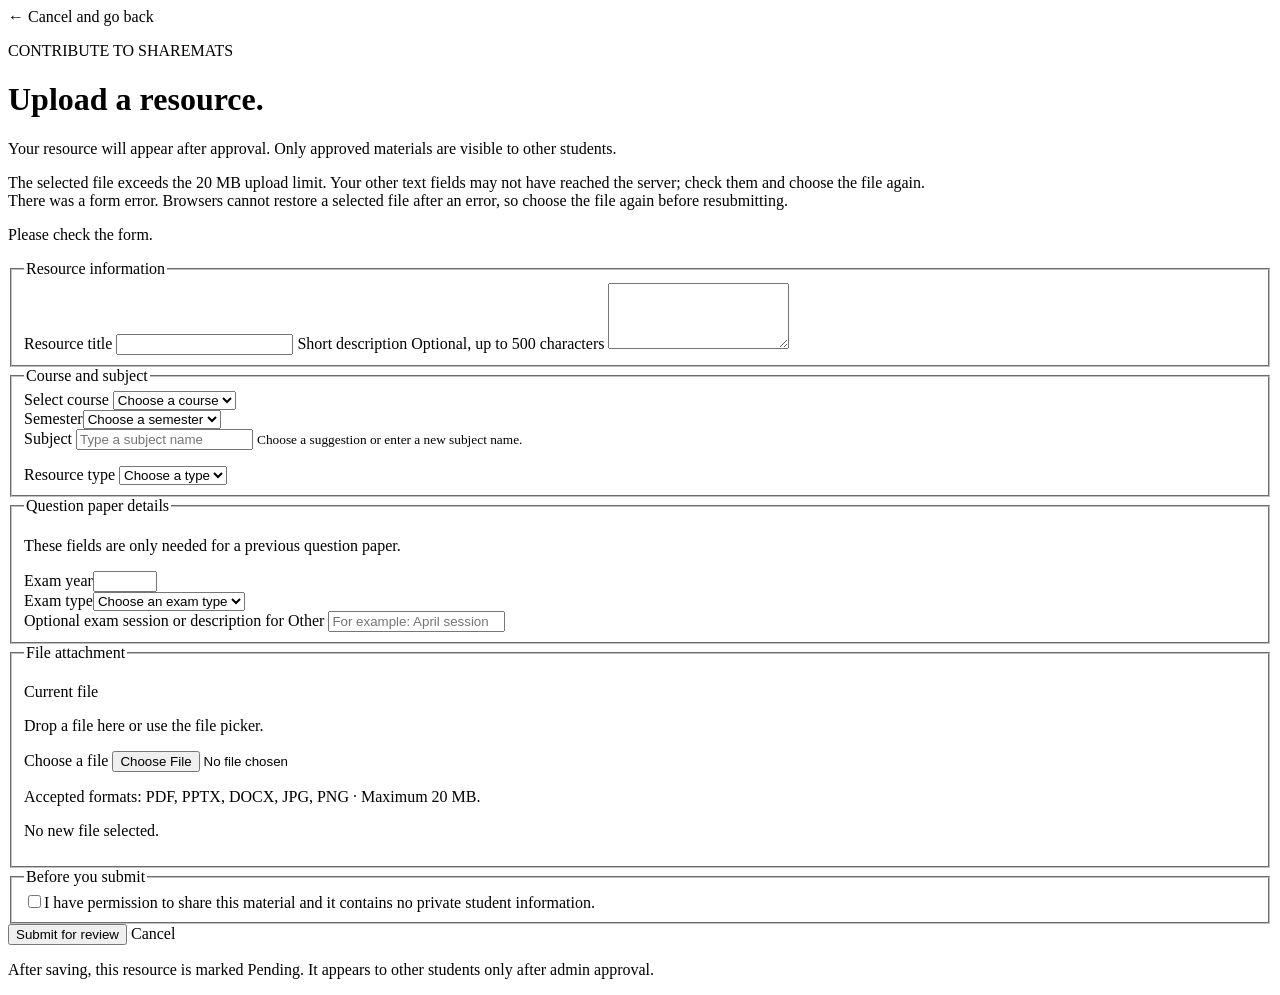
<file: src/main/resources/templates/upload-form.html>
<!DOCTYPE html>
<html lang="en" xmlns:th="http://www.thymeleaf.org">
<head>
    <meta charset="UTF-8"><meta name="viewport" content="width=device-width, initial-scale=1">
    <title th:text="${editing ? 'Edit upload | ShareMats' : 'Upload resource | ShareMats'}">Upload resource | ShareMats</title>
    <link rel="stylesheet" th:href="@{/css/styles.css}">
</head>
<body th:attr="data-signed-in=${currentUser != null}">
<header th:replace="~{fragments/layout :: siteHeader}"></header>
<main class="upload-page">
    <a class="back-link" th:href="${editing ? '/my-uploads' : '/resources'}">← Cancel and go back</a>
    <p class="eyebrow">CONTRIBUTE TO SHAREMATS</p>
    <h1 class="page-title" th:text="${editing ? 'Edit your resource.' : 'Upload a resource.'}">Upload a resource.</h1>
    <p class="page-intro">Your resource will appear after approval. Only approved materials are visible to other students.</p>
    <div class="notice notice-error" th:if="${tooLarge}" role="alert">The selected file exceeds the <span th:text="${maxUploadSize / 1048576}">20</span> MB upload limit. Your other text fields may not have reached the server; check them and choose the file again.</div>
    <div class="notice notice-error" th:if="${fileNeedsReselect}" role="alert">There was a form error. Browsers cannot restore a selected file after an error, so choose the file again before resubmitting.</div>

    <form class="form-card upload-form" th:action="${editing ? '/my-uploads/' + resourceId + '/edit' : '/uploads/new'}" th:object="${uploadForm}" method="post" enctype="multipart/form-data" id="resource-upload-form" data-upload-form>
        <div class="notice notice-error form-errors" th:if="${#fields.hasGlobalErrors()}" role="alert" aria-live="polite"><p th:each="error : ${#fields.globalErrors()}" th:text="${error}">Please check the form.</p></div>

        <fieldset class="form-section"><legend>Resource information</legend>
            <label for="resource-title">Resource title</label>
            <input id="resource-title" type="text" th:field="*{title}" maxlength="180" required aria-describedby="title-error">
            <span class="field-error" id="title-error" th:errors="*{title}" role="alert"></span>
            <label for="resource-description">Short description <span class="label-hint">Optional, up to 500 characters</span></label>
            <textarea id="resource-description" th:field="*{description}" rows="4" maxlength="500"></textarea>
            <span class="field-error" th:errors="*{description}" role="alert"></span>
        </fieldset>

        <fieldset class="form-section"><legend>Course and subject</legend>
            <label for="upload-programme">Select course</label>
            <select th:field="*{programmeId}" id="upload-programme" data-semester-target="upload-semester" required><option value="">Choose a course</option><option th:each="option : ${programmes}" th:value="${option.id}" th:text="${option.name}"></option></select>
            <span class="field-error" th:errors="*{programmeId}" role="alert"></span>
            <div class="form-row">
                <div><label for="upload-semester">Semester</label><select th:field="*{semesterId}" id="upload-semester" data-selected="" data-semesters="true" required><option value="">Choose a semester</option><option th:each="option : ${semesters}" th:value="${option.id}" th:text="${option.label}"></option></select><span class="field-error" th:errors="*{semesterId}" role="alert"></span></div>
                <div class="subject-search-field upload-subject-field">
                    <label for="upload-subject">Subject</label>
                    <input type="text" th:field="*{subjectName}" id="upload-subject" maxlength="150" required
                           placeholder="Type a subject name" role="combobox" aria-autocomplete="list"
                           aria-expanded="false" aria-controls="upload-subject-suggestions" autocomplete="off"
                           aria-describedby="upload-subject-help upload-subject-error"
                           data-subject-suggestions data-suggestion-list="upload-subject-suggestions"
                           data-programme-source="upload-programme" data-semester-source="upload-semester" data-subject-mode="fill">
                    <div class="subject-suggestions" id="upload-subject-suggestions" role="listbox" aria-label="Matching subjects" hidden></div>
                    <small id="upload-subject-help" class="form-help">Choose a suggestion or enter a new subject name.</small>
                    <span class="field-error" id="upload-subject-error" th:errors="*{subjectName}" role="alert"></span>
                    <p class="suggestion-status" id="upload-subject-status" aria-live="polite"></p>
                </div>
            </div>
            <label for="resource-type">Resource type</label>
            <select th:field="*{resourceType}" id="resource-type" required><option value="">Choose a type</option><option th:each="option : ${resourceTypes}" th:value="${option}" th:text="${option.label}"></option></select>
            <span class="field-error" th:errors="*{resourceType}" role="alert"></span>
        </fieldset>

        <fieldset class="form-section exam-fields" id="exam-fields"><legend>Question paper details</legend>
            <p class="form-help">These fields are only needed for a previous question paper.</p>
            <div class="form-row">
                <div><label for="exam-year">Exam year</label><input type="number" th:field="*{examYear}" min="1900" max="2200" id="exam-year"><span class="field-error" th:errors="*{examYear}" role="alert"></span></div>
                <div><label for="exam-type">Exam type</label><select th:field="*{examType}" id="exam-type"><option value="">Choose an exam type</option><option th:each="option : ${examTypes}" th:value="${option}" th:text="${option.label}"></option></select><span class="field-error" th:errors="*{examType}" role="alert"></span></div>
            </div>
            <label id="exam-session-label" for="exam-session">Optional exam session or description for Other</label>
            <input type="text" th:field="*{examSession}" id="exam-session" maxlength="100" placeholder="For example: April session">
            <span class="field-error" th:errors="*{examSession}" role="alert"></span>
        </fieldset>

        <fieldset class="form-section file-drop" id="file-drop" th:attr="data-max-bytes=${maxUploadSize}"><legend>File attachment</legend>
            <p class="form-help" th:if="${editing}" th:text="${'Current file: ' + existingFilename + '. Choose a different file only to replace it.'}">Current file</p>
            <p class="form-help" th:unless="${editing}">Drop a file here or use the file picker.</p>
            <label class="file-picker-label" for="resource-file">Choose a file</label>
            <input type="file" name="file" id="resource-file" accept=".pdf,.pptx,.docx,.jpg,.jpeg,.png" th:required="${!editing}" aria-describedby="accepted-formats file-selection file-error">
            <p class="file-help" id="accepted-formats">Accepted formats: PDF, PPTX, DOCX, JPG, PNG · Maximum <span th:text="${maxUploadSize / 1048576}">20</span> MB.</p>
            <p class="file-selection" id="file-selection" aria-live="polite">No new file selected.</p>
            <span class="field-error" id="file-error" th:errors="*{file}" role="alert"></span>
        </fieldset>

        <fieldset class="permission-section"><legend>Before you submit</legend>
            <label class="check-label"><input type="checkbox" th:field="*{permissionConfirmed}" required><span>I have permission to share this material and it contains no private student information.</span></label>
            <span class="field-error" th:errors="*{permissionConfirmed}" role="alert"></span>
        </fieldset>
        <div class="form-actions"><button class="button submit-upload" type="submit" id="submit-upload" th:text="${editing ? 'Submit changes for review' : 'Submit for review'}">Submit for review</button>
            <a class="outline-button" th:href="${editing ? '/my-uploads' : '/resources'}">Cancel</a></div>
        <p class="form-help">After saving, this resource is marked Pending. It appears to other students only after admin approval.</p>
    </form>
</main>
<footer th:replace="~{fragments/layout :: siteFooter}"></footer>
</body>
</html>
</file>
<file: docs/styles.css>
:root{--ink:#172c29;--muted:#6d7d77;--green:#295e50;--paper:#fbfaf6;--line:#e8e8df;--serif:Georgia,'Times New Roman',serif;--sans:'DM Sans',Arial,sans-serif}
*{box-sizing:border-box}html{scroll-behavior:smooth;scroll-padding-top:24px}body{margin:0;background:var(--paper);color:var(--ink);font-family:var(--sans);-webkit-font-smoothing:antialiased}a{color:inherit;text-decoration:none}.demo-bar{min-height:31px;display:flex;justify-content:center;align-items:center;gap:9px;padding:6px 18px;background:#eaf0e8;color:#577362;font-size:9px;font-weight:700;letter-spacing:1px}.demo-bar>span:last-child{font-weight:400;letter-spacing:0;color:#78867d}.live-dot{width:7px;height:7px;background:#77a28a;border-radius:50%;display:inline-block}.topbar,main,footer{width:min(1080px,calc(100% - 48px));margin-inline:auto}.topbar{height:72px;display:flex;justify-content:space-between;align-items:center;border-bottom:1px solid var(--line)}.brand{display:inline-flex;align-items:center;gap:7px;font-size:16px;font-weight:800;letter-spacing:-.6px}.brand-mark{width:27px;height:27px;display:grid;place-items:center;background:var(--green);color:#fff;border-radius:8px;font-family:var(--serif);font-size:18px;font-weight:400}.brand-light{margin-left:-7px;color:#749184;font-weight:500}nav{display:flex;align-items:center;gap:26px}nav>a:not(.button){font-size:12px;color:#53645e}.button{display:inline-flex;align-items:center;gap:20px;padding:13px 17px;background:var(--green);border:0;border-radius:5px;color:#fff;font:600 12px var(--sans);cursor:pointer;transition:background .18s,transform .18s}.button:hover{background:#1e493e;transform:translateY(-1px)}.button-small{padding:10px 13px;gap:0;font-size:11px}.hero{min-height:430px;display:grid;grid-template-columns:1fr 1fr;align-items:center;gap:45px;padding:45px 0}.eyebrow{margin:0 0 14px;font-size:9px;font-weight:700;letter-spacing:1.5px;color:#70847b}.hero h1{margin:0;font-size:clamp(48px,6vw,68px);line-height:1.03;letter-spacing:-3.8px;font-weight:600}.hero h1 em{font-family:var(--serif);font-weight:400;color:#648876;letter-spacing:-2px}.intro{max-width:400px;margin:19px 0 21px;color:var(--muted);font-size:14px;line-height:1.75}.student-note{margin-top:25px;color:#78847e;font-size:10px}.hero-art{height:300px;position:relative;display:flex;align-items:center;justify-content:center;background:#eef0e7;border-radius:48% 42% 46% 40% / 42% 45% 47% 52%;overflow:hidden}.sun{position:absolute;width:190px;height:190px;top:27px;background:#dce6d7;border-radius:50%}.floating-card{position:absolute;z-index:1;display:flex;align-items:center;gap:11px;width:min(320px,82%);padding:15px;background:#fffefa;border:1px solid #efeee6;border-radius:8px;box-shadow:0 12px 28px #344d3b13}.floating-card b{display:block;font-size:11px}.floating-card small{display:block;margin-top:4px;color:#89918a;font-size:9px}.back{top:70px;left:calc(50% - 91px);transform:rotate(4deg)}.front{top:153px;left:calc(50% - 143px);transform:rotate(-3deg)}.file-icon{width:33px;height:36px;flex:none;display:grid;place-items:center;border-radius:5px;font-size:10px;font-weight:700}.purple{background:#eee8f6;color:#76589a}.green{background:#e4efe6;color:#4f8062}.art-label{position:absolute;bottom:25px;color:#728176;font-size:8px;font-weight:700;letter-spacing:1.3px}.section{padding:35px 0 46px;border-top:1px solid var(--line)}.section-heading{display:flex;justify-content:space-between;align-items:end;margin-bottom:18px}.section-heading .eyebrow{margin-bottom:8px}.section-heading h2,.how h2{margin:0;font-size:25px;font-weight:600;letter-spacing:-1px}.text-link{color:#4c725d;font-size:11px}.subject-grid{display:grid;grid-template-columns:repeat(4,1fr);gap:11px}.subject-card{min-height:105px;padding:14px;display:flex;align-items:center;gap:11px;background:#f4f4ed;border:1px solid #eeeee5;border-radius:6px;transition:transform .18s,border-color .18s}.subject-card:hover,.subject-card:focus-visible{transform:translateY(-2px);border-color:#c8d8cb;outline:none}.subject-card b{display:block;font-size:12px}.subject-card small{display:block;margin-top:5px;color:#858d86;font-size:9px;line-height:1.4}.subject-icon{width:29px;height:29px;flex:none;display:grid;place-items:center;border-radius:7px;background:#e4eee6;color:#47715e;font-size:12px;font-weight:700}.subject-icon.gold{background:#f5ebd7;color:#967539}.subject-icon.violet{background:#e8e7f1;color:#665f90}.subject-icon.peach{background:#f2e7df;color:#a37254}.arrow{align-self:flex-end;margin-left:auto;color:#9ba69d;font-size:12px}.resource-section{padding-bottom:38px}.count{color:#7e8a81;font-size:10px}.filters{display:grid;grid-template-columns:minmax(170px,2fr) repeat(3,minmax(115px,1fr)) auto auto;align-items:end;gap:9px;padding:14px;background:#f2f2eb;border:1px solid var(--line);border-radius:7px}.filters label{display:grid;gap:6px;color:#68796f;font-size:9px;font-weight:700}.filters input,.filters select{width:100%;height:37px;padding:0 9px;border:1px solid #e1e3d9;border-radius:4px;background:#fffefa;color:var(--ink);font:12px var(--sans)}.filters input:focus,.filters select:focus{outline:2px solid #8ba998;outline-offset:1px}.filter-button{height:37px;padding:0 11px;white-space:nowrap;font-size:10px}.clear-button{height:37px;padding:0 4px;border:0;background:transparent;color:#64766c;font:10px var(--sans);text-decoration:underline;cursor:pointer}.resource-list{display:grid;gap:8px;margin-top:16px}.resource-card-row{display:grid;grid-template-columns:34px 1fr auto;align-items:center;gap:13px;padding:14px;background:#fffefa;border:1px solid var(--line);border-radius:6px}.resource-meta{margin:0 0 5px;color:#829087;font-size:9px}.resource-card-row h3{margin:0;font-size:12px;font-weight:600}.resource-description{margin:5px 0 0;color:#77837c;font-size:10px;line-height:1.5}.resource-actions{display:flex;align-items:center;gap:7px}.outline-button,.download-link{display:inline-flex;align-items:center;justify-content:center;gap:6px;padding:8px 10px;border:1px solid #dfe5dc;border-radius:4px;background:transparent;color:#3f6856;font:600 9px var(--sans);cursor:pointer}.outline-button:hover,.download-link:hover{background:#eef3ed}.resource-details{grid-column:2/4;padding:12px;margin-top:0;background:#f5f5ef;border-radius:4px;color:#68796f;font-size:10px;line-height:1.7;white-space:pre-wrap}.resource-details summary{color:#3f6856;cursor:pointer;font-weight:600;white-space:normal}.empty-state{padding:30px;text-align:center;border:1px dashed #d9dfd5;border-radius:7px;color:var(--muted);font-size:11px}.demo-note{margin:16px 0 0;color:#89938b;font-size:9px;line-height:1.6}.how{display:grid;grid-template-columns:38px 1fr 1fr;align-items:center;gap:16px;padding:22px 24px;margin:0 0 35px;background:#eaf0e8;border-radius:7px}.how-icon{width:32px;height:32px;display:grid;place-items:center;background:#d9e5dc;color:var(--green);border-radius:50%}.how .eyebrow{margin-bottom:7px}.how h2{font-size:17px}.how>p{max-width:300px;margin:0;color:#6d7c73;font-size:10px;line-height:1.7}footer{min-height:60px;display:flex;align-items:center;justify-content:space-between;border-top:1px solid var(--line);color:#8a948d;font-size:9px}footer .brand{font-size:12px;color:var(--ink)}footer .brand-mark{width:23px;height:23px;font-size:15px;border-radius:6px}
@media(max-width:820px){.subject-grid{grid-template-columns:repeat(2,1fr)}.filters{grid-template-columns:repeat(3,minmax(105px,1fr))}.search-label{grid-column:span 2}.hero{gap:25px}.hero h1{font-size:54px}}
@media(max-width:560px){.demo-bar{font-size:8px;flex-wrap:wrap}.demo-bar>span:last-child{flex-basis:100%;text-align:center}.topbar,main,footer{width:calc(100% - 32px)}.topbar{height:62px}nav{gap:13px}nav>a:not(.button){font-size:10px}.button-small{padding:9px;font-size:9px}.hero{grid-template-columns:1fr;padding:37px 0 28px}.hero h1{font-size:53px}.hero-art{height:260px}.section{padding:28px 0 36px}.section-heading h2{font-size:21px}.text-link{font-size:9px}.subject-grid{gap:8px}.subject-card{min-height:91px;padding:10px;gap:8px}.subject-card small{font-size:8px}.filters{grid-template-columns:1fr 1fr}.search-label{grid-column:span 2}.filter-button{grid-column:span 1}.resource-card-row{grid-template-columns:30px 1fr;gap:9px}.resource-card-row .file-icon{width:29px;height:31px}.resource-info{min-width:0}.resource-actions{grid-column:2;justify-content:flex-start}.resource-details{grid-column:1/3}.how{grid-template-columns:32px 1fr;padding:18px 14px;gap:10px}.how>p{grid-column:2}.how h2{font-size:16px}footer{gap:8px;flex-wrap:wrap;padding:14px 0}footer>span{display:none}}
@media(prefers-reduced-motion:reduce){html{scroll-behavior:auto}*,*:before,*:after{transition:none!important}}
</file>
